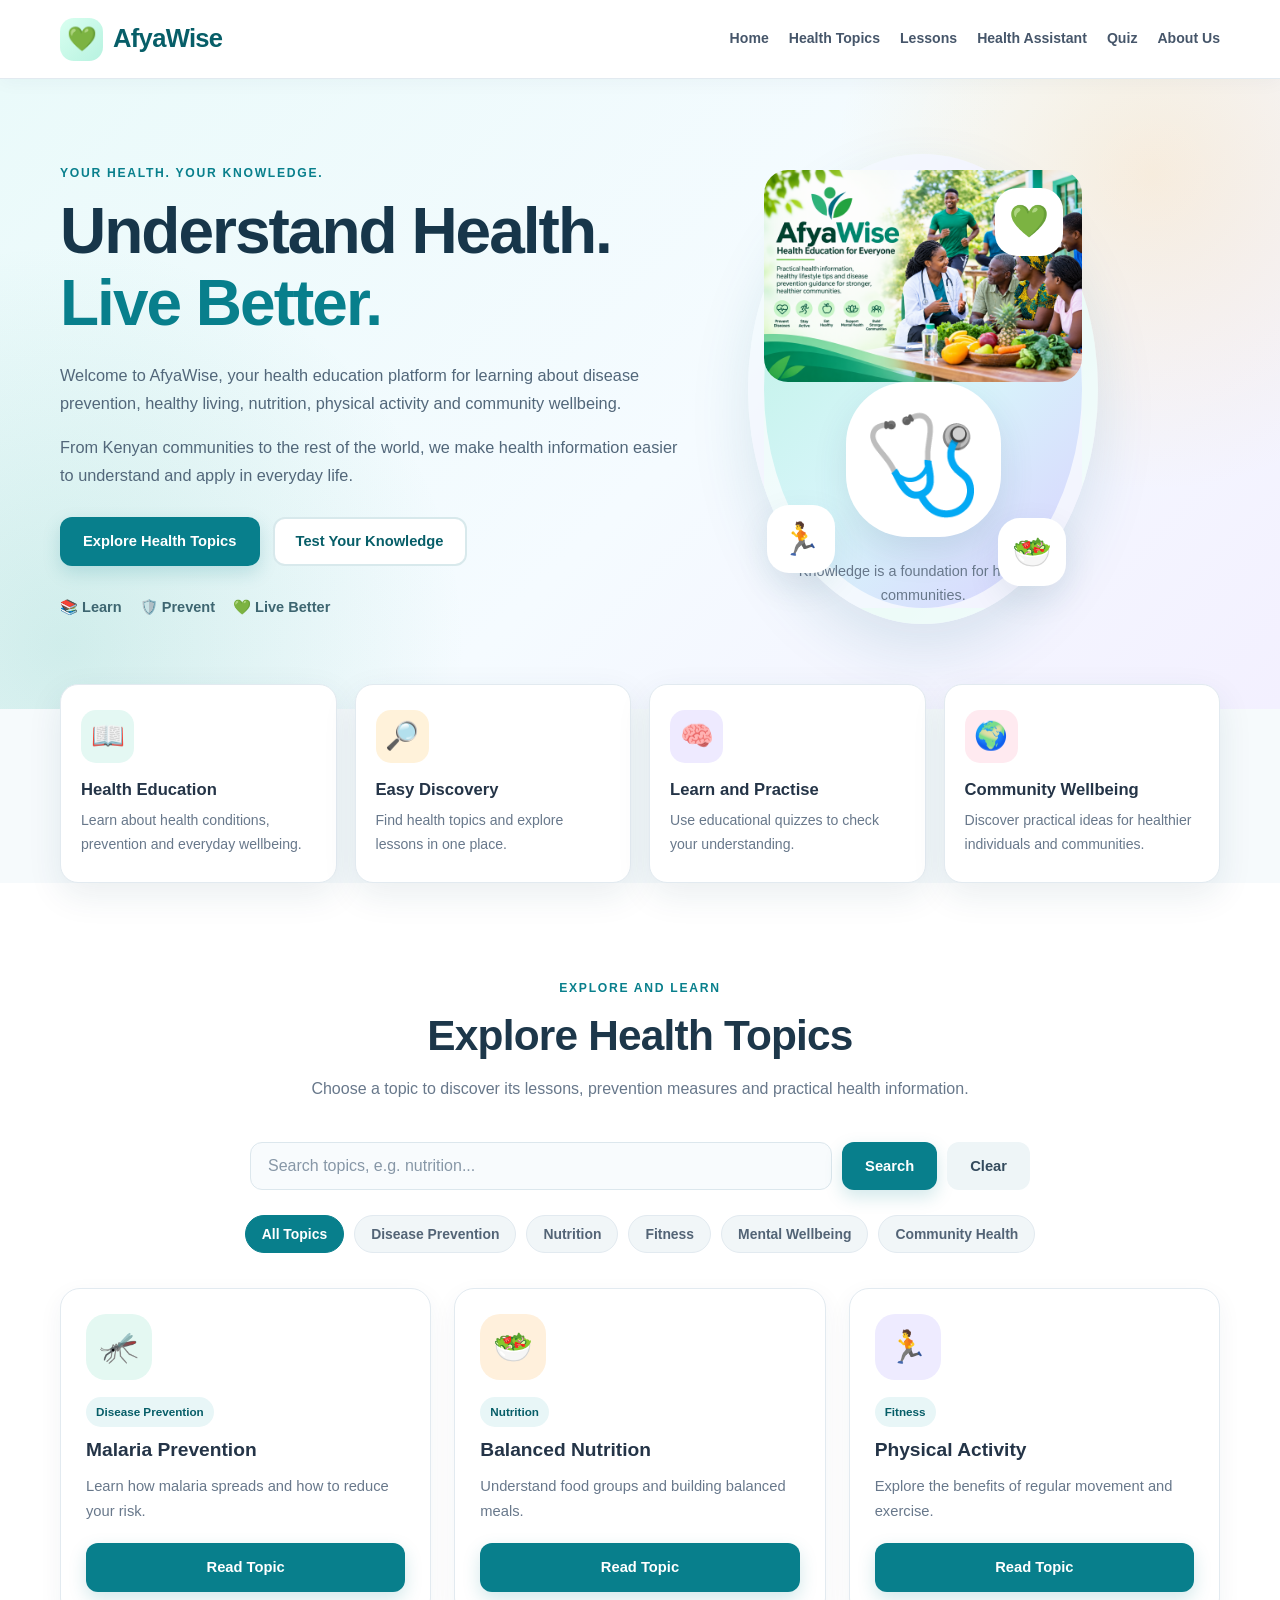
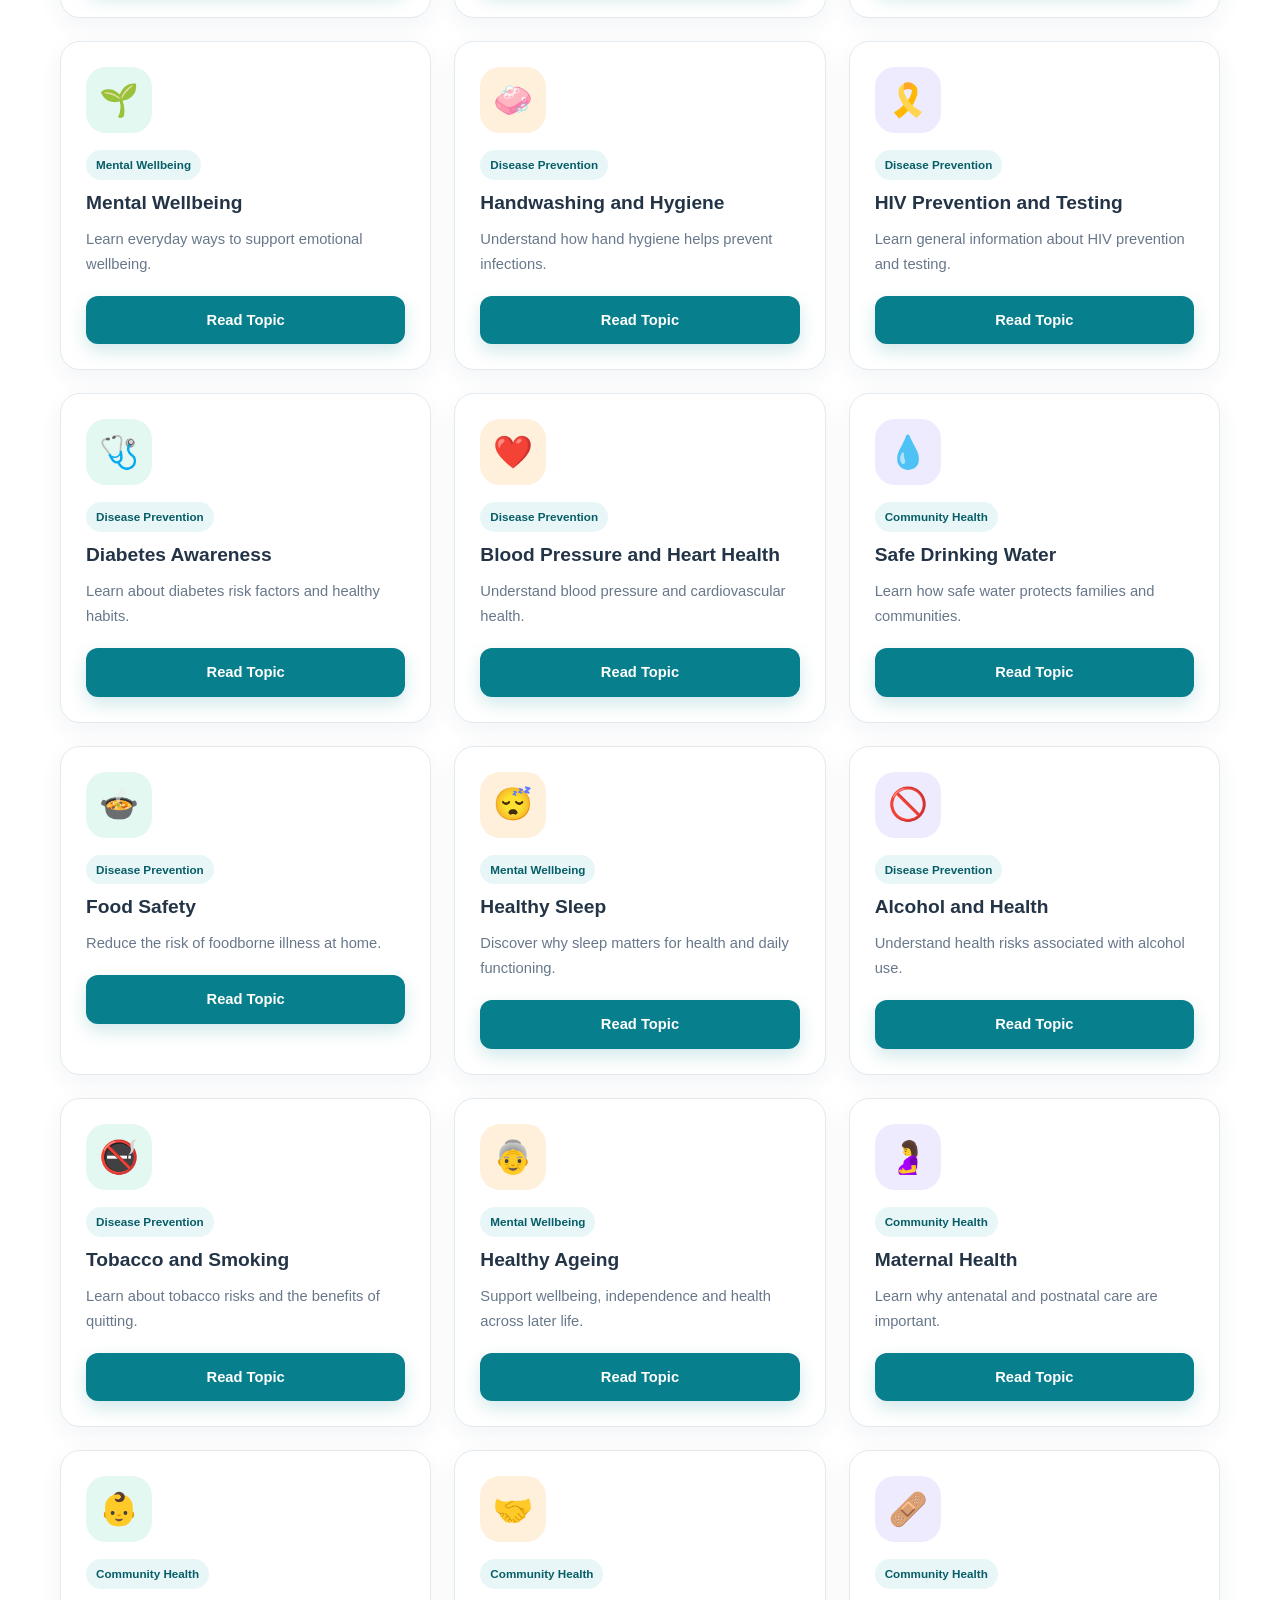
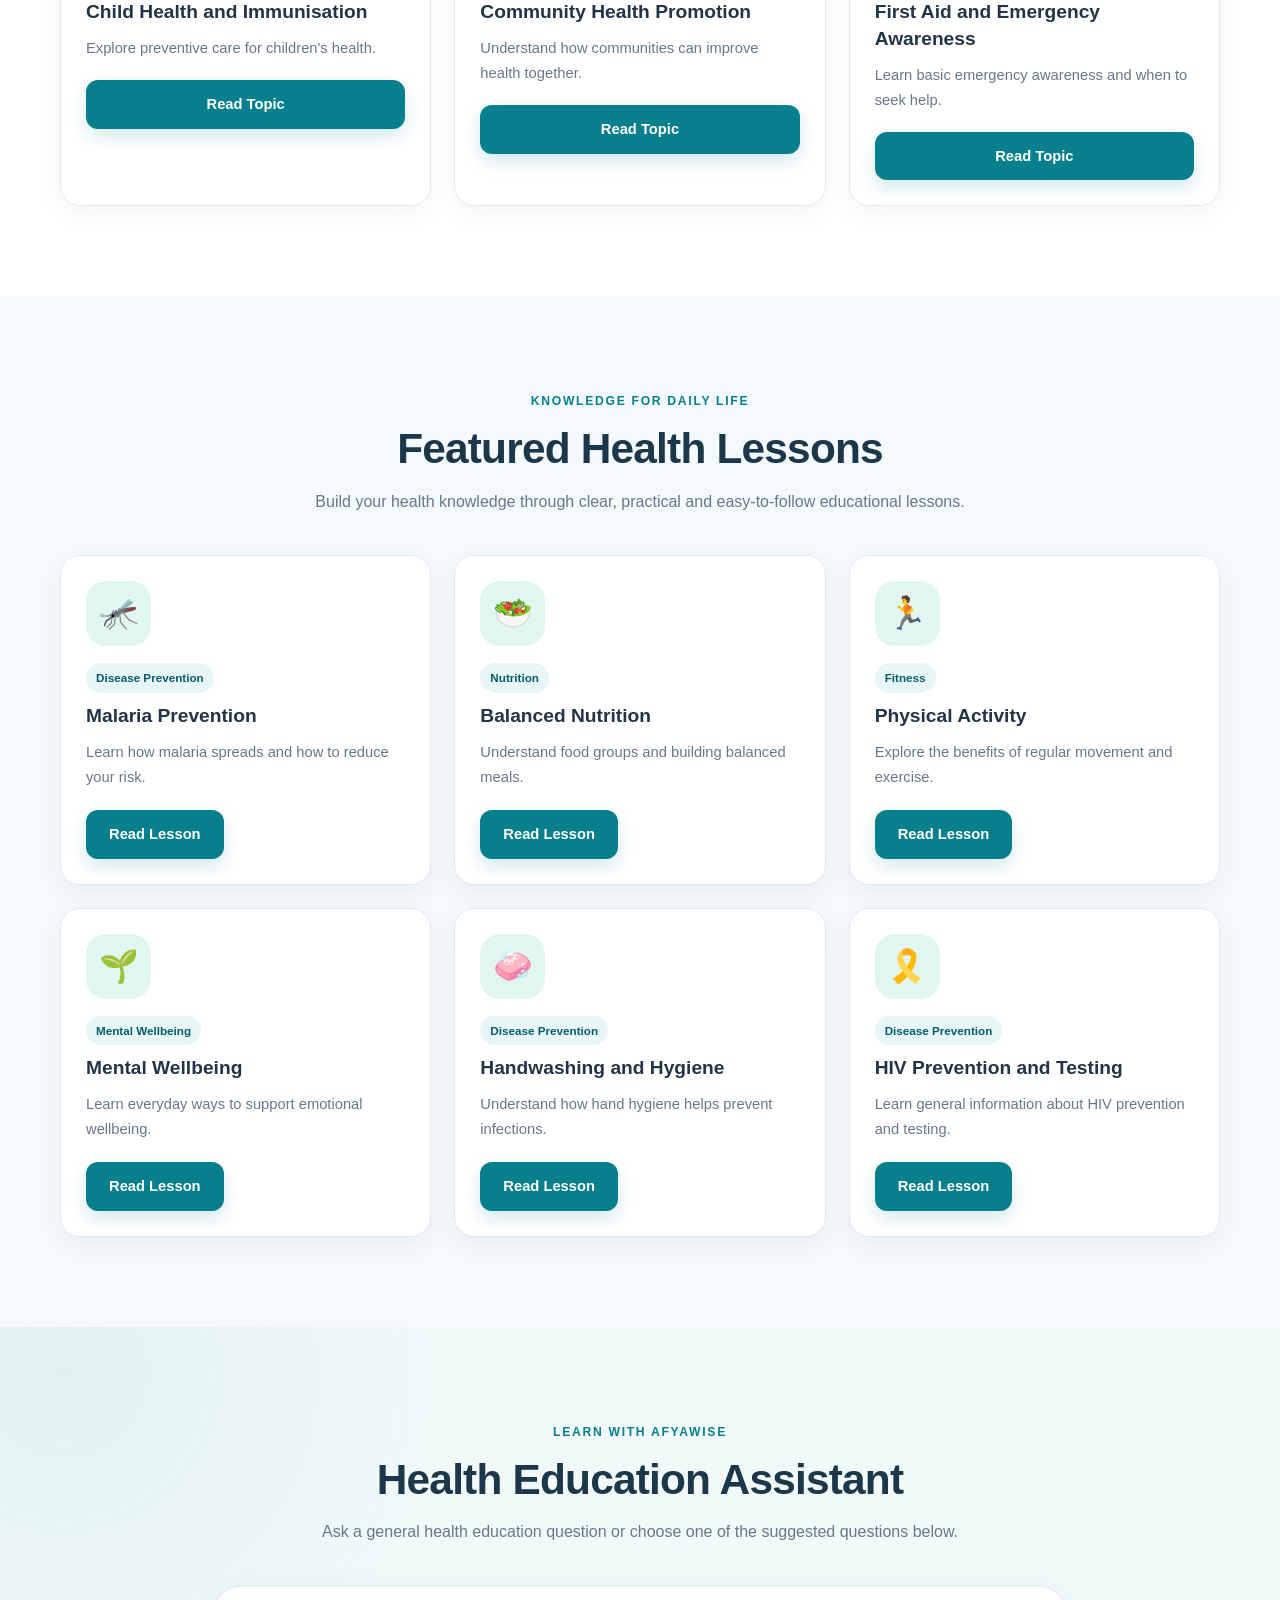
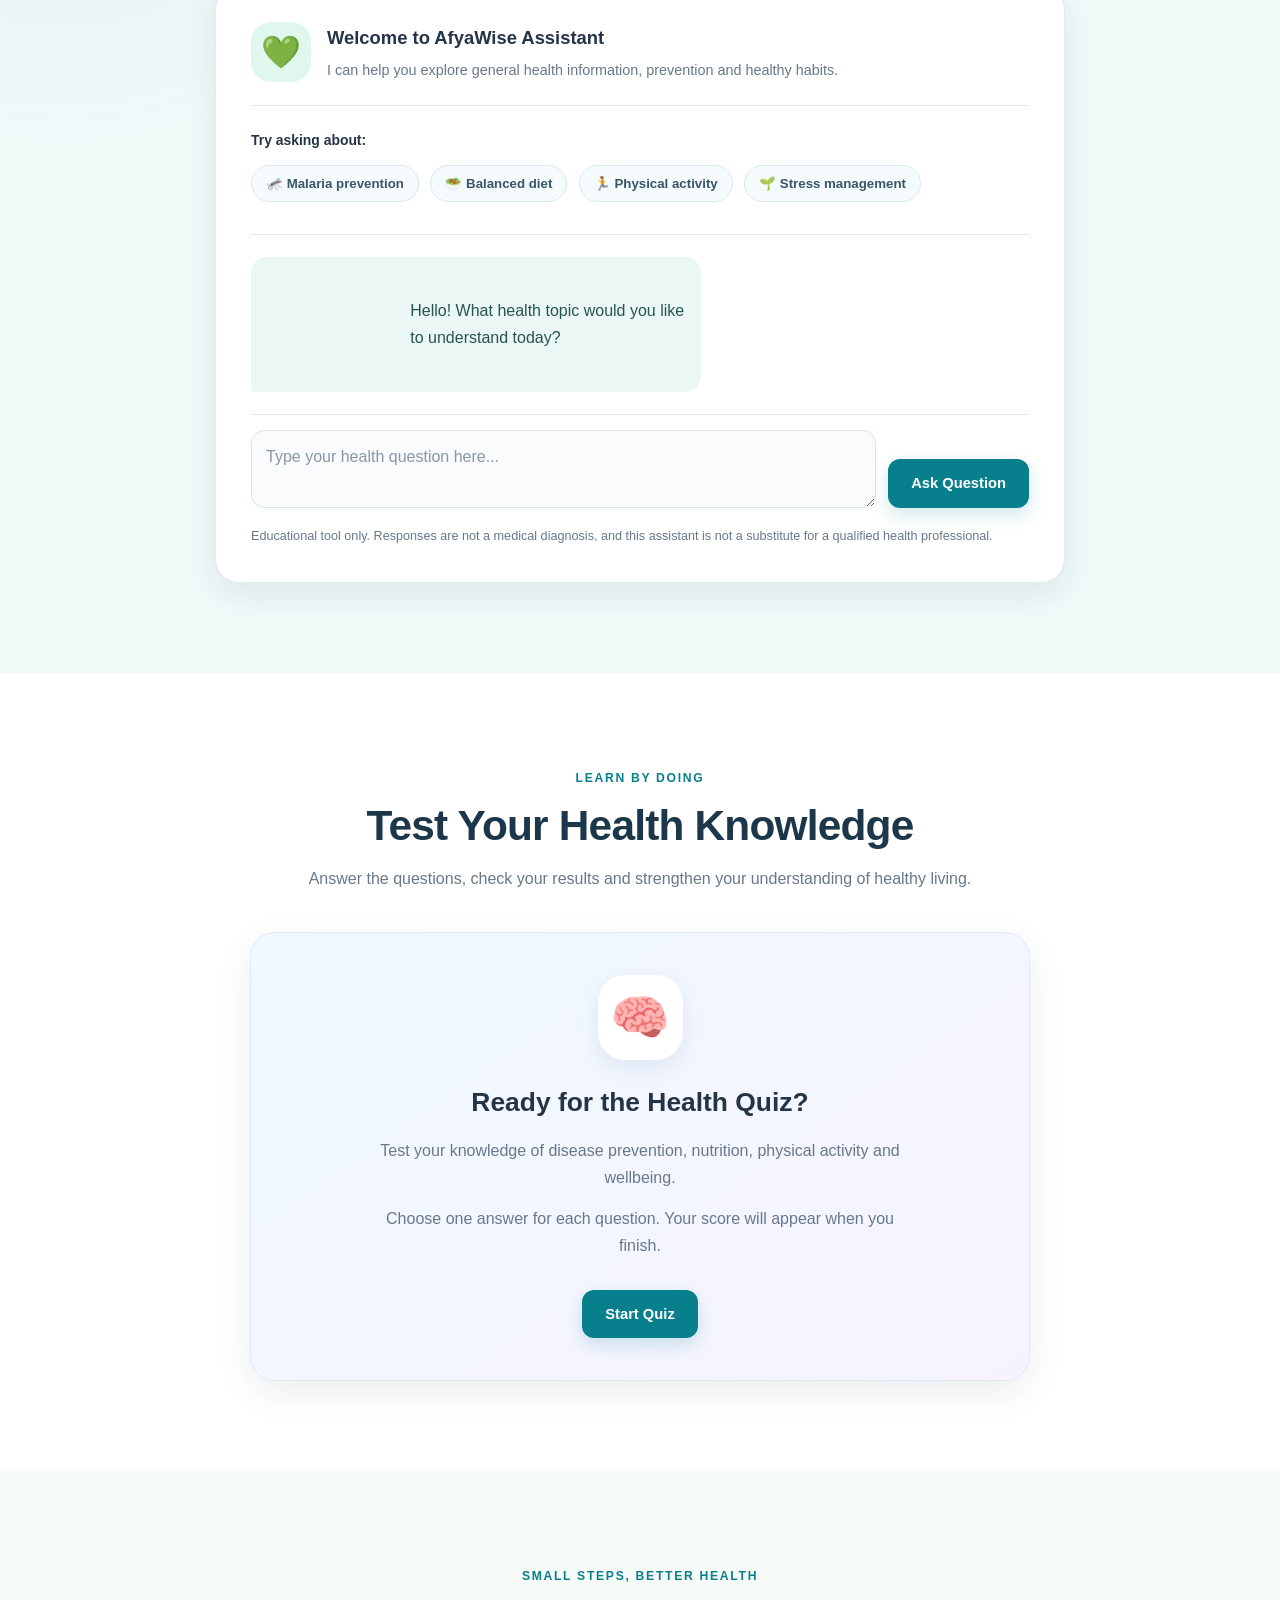
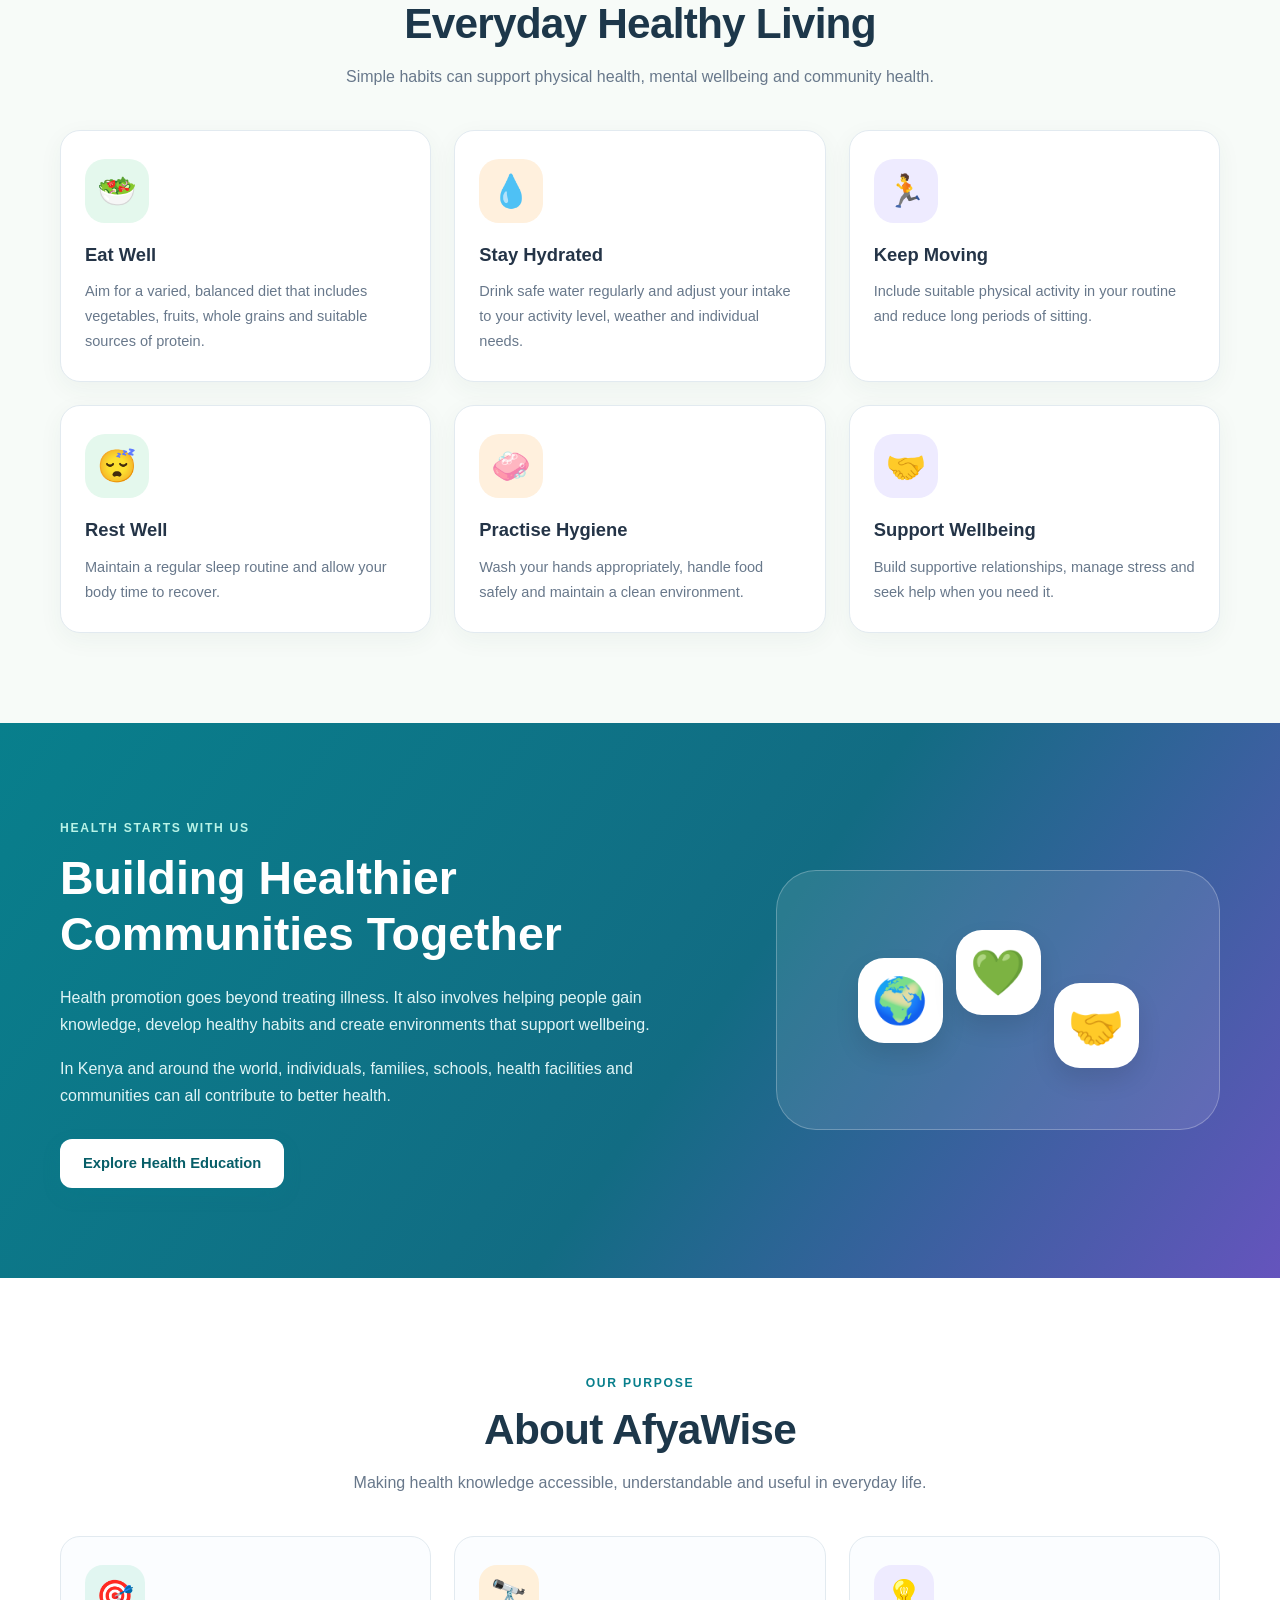
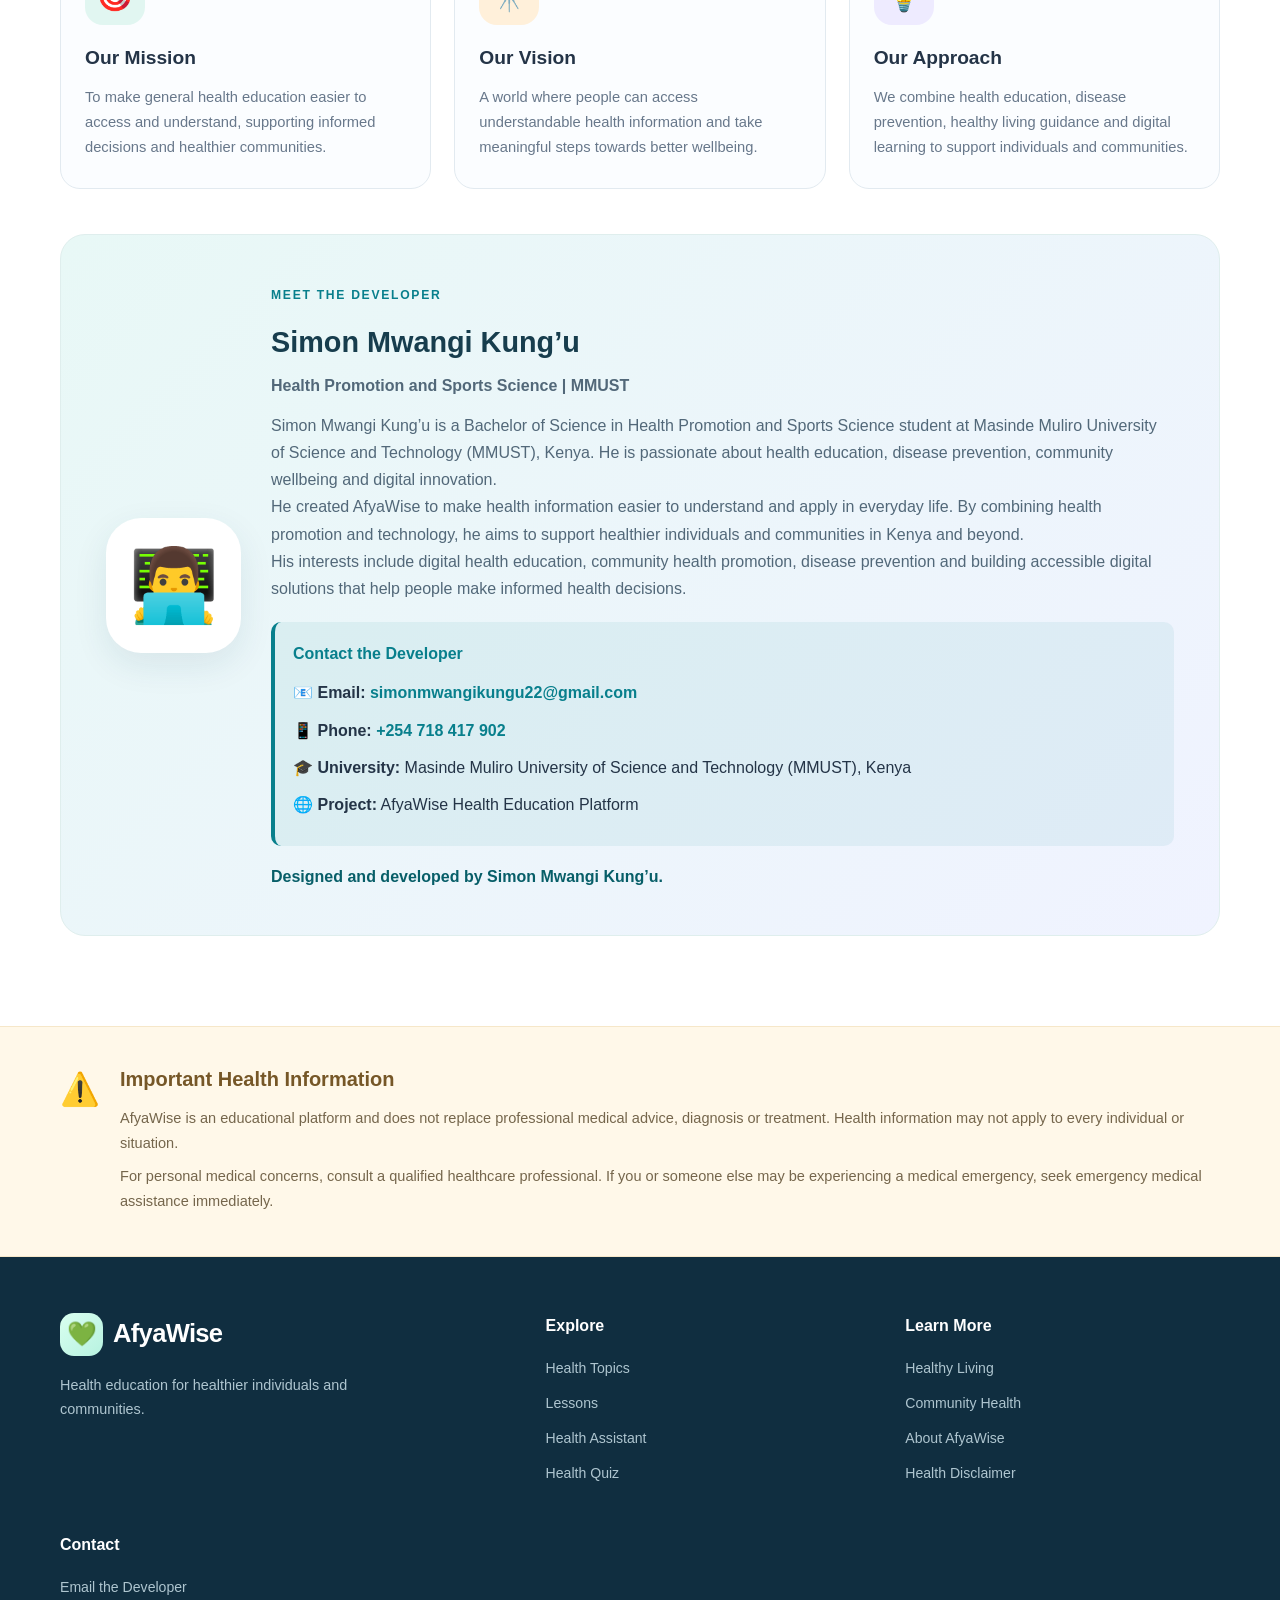
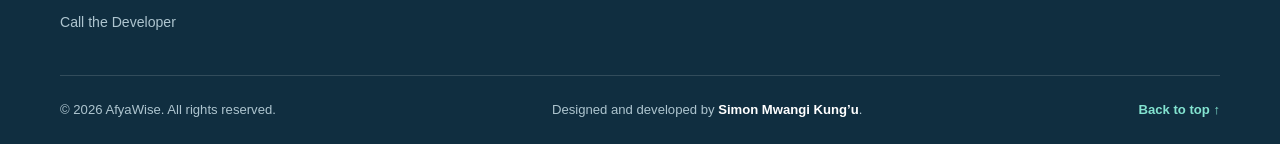
<file: index.html>
<!DOCTYPE html>
<html lang="en">
<head>
    <meta charset="UTF-8">
    <meta name="viewport" content="width=device-width, initial-scale=1.0">

    <meta name="theme-color" content="#087f8c">
    <meta name="description" content="Explore AfyaWise, a health education platform created by Simon Mwangi Kung’u, for learning about nutrition, physical activity, hygiene, mental wellbeing, disease prevention, safe water and healthy living.">
    <meta name="author" content="Simon Mwangi Kung’u">

    <title>AfyaWise | Health Education for Healthy Living</title>

    <link rel="stylesheet" href="css/style.css">
    <script src="js/app.js" defer></script>
</head>

<body>

    <!-- ACCESSIBILITY -->
    <a class="skip-link" href="#main-content">
        Skip to main content
    </a>

    <!-- HEADER -->
    <header class="site-header">
        <div class="container header-content">

            <a href="#home" class="brand" aria-label="AfyaWise home">
                <span class="brand-icon" aria-hidden="true">💚</span>
                <span class="brand-name">AfyaWise</span>
            </a>

            <button
                class="menu-toggle"
                id="menu-toggle"
                type="button"
                aria-label="Open navigation menu"
                aria-expanded="false"
                aria-controls="main-navigation">
                ☰
            </button>

            <nav class="main-navigation"
                 id="main-navigation"
                 aria-label="Main navigation">

                <a href="#home" class="nav-link">Home</a>
                <a href="#topics" class="nav-link">Health Topics</a>
                <a href="#lessons" class="nav-link">Lessons</a>
                <a href="#assistant" class="nav-link">Health Assistant</a>
                <a href="#quiz" class="nav-link">Quiz</a>
                <a href="#about" class="nav-link">About Us</a>

            </nav>
        </div>
    </header>

    <main id="main-content">

        <!-- HERO / HOME -->
        <section class="hero-section" id="home">
            <div class="container hero-content">

                <div class="hero-text">

                    <span class="section-label">
                        YOUR HEALTH. YOUR KNOWLEDGE.
                    </span>

                    <h1>
                        Understand Health.
                        <span>Live Better.</span>
                    </h1>

                    <p>
                        Welcome to AfyaWise, your health education
                        platform for learning about disease prevention,
                        healthy living, nutrition, physical activity
                        and community wellbeing.
                    </p>

                    <p>
                        From Kenyan communities to the rest of the world,
                        we make health information easier to understand
                        and apply in everyday life.
                    </p>

                    <div class="hero-actions">
                        <a href="#topics" class="button button-primary">
                            Explore Health Topics
                        </a>

                        <a href="#quiz" class="button button-secondary">
                            Test Your Knowledge
                        </a>
                    </div>

                    <div class="hero-highlights">
                        <span>📚 Learn</span>
                        <span>🛡️ Prevent</span>
                        <span>💚 Live Better</span>
                    </div>

                </div>

                <div class="hero-circle">

                    <img
                        src="./file_0000000083048211a2b7f9f5bbacc867.png"
                        alt="AfyaWise promoting healthy nutrition, physical activity, disease prevention and community wellness"
                        style="display:block;width:100%;max-width:520px;height:auto;border-radius:24px;"
                    >

                    <span class="hero-emoji" aria-hidden="true">🩺</span>

                    <span class="hero-small-icon icon-one"
                          aria-hidden="true">💚</span>

                    <span class="hero-small-icon icon-two"
                          aria-hidden="true">🏃</span>

                    <span class="hero-small-icon icon-three"
                          aria-hidden="true">🥗</span>

                    <p class="hero-visual-caption">
                        Knowledge is a foundation for healthier communities.
                    </p>

                </div>

            </div>
        </section>

        <!-- PLATFORM FEATURES -->
        <section class="features-section" aria-label="Platform features">
            <div class="container features-grid">

                <article class="feature-card">
                    <span class="feature-icon" aria-hidden="true">📖</span>
                    <h2>Health Education</h2>
                    <p>
                        Learn about health conditions, prevention
                        and everyday wellbeing.
                    </p>
                </article>

                <article class="feature-card">
                    <span class="feature-icon" aria-hidden="true">🔎</span>
                    <h2>Easy Discovery</h2>
                    <p>
                        Find health topics and explore lessons in one place.
                    </p>
                </article>

                <article class="feature-card">
                    <span class="feature-icon" aria-hidden="true">🧠</span>
                    <h2>Learn and Practise</h2>
                    <p>
                        Use educational quizzes to check your understanding.
                    </p>
                </article>

                <article class="feature-card">
                    <span class="feature-icon" aria-hidden="true">🌍</span>
                    <h2>Community Wellbeing</h2>
                    <p>
                        Discover practical ideas for healthier
                        individuals and communities.
                    </p>
                </article>

            </div>
        </section>

        <!-- HEALTH TOPICS -->
        <section class="topics-section section-padding" id="topics">
            <div class="container">

                <div class="section-heading">
                    <span class="section-label">EXPLORE AND LEARN</span>
                    <h2>Explore Health Topics</h2>
                    <p>
                        Choose a topic to discover its lessons,
                        prevention measures and practical health information.
                    </p>
                </div>

                <form class="search-form" id="topic-search-form" role="search">

                    <label for="topic-search" class="visually-hidden">
                        Search health topics
                    </label>

                    <input
                        type="search"
                        id="topic-search"
                        name="topic-search"
                        placeholder="Search topics, e.g. nutrition..."
                        autocomplete="off">

                    <button type="submit" class="button button-primary">
                        Search
                    </button>

                    <button
                        type="button"
                        id="clear-search"
                        class="button button-light">
                        Clear
                    </button>

                </form>

                <div class="topic-filters" id="topic-filters"
                     aria-label="Filter health topics">

                    <button type="button"
                            class="filter-button active"
                            data-category="all"
                            aria-pressed="true">
                        All Topics
                    </button>

                    <button type="button"
                            class="filter-button"
                            data-category="prevention"
                            aria-pressed="false">
                        Disease Prevention
                    </button>

                    <button type="button"
                            class="filter-button"
                            data-category="nutrition"
                            aria-pressed="false">
                        Nutrition
                    </button>

                    <button type="button"
                            class="filter-button"
                            data-category="fitness"
                            aria-pressed="false">
                        Fitness
                    </button>

                    <button type="button"
                            class="filter-button"
                            data-category="wellbeing"
                            aria-pressed="false">
                        Mental Wellbeing
                    </button>

                    <button type="button"
                            class="filter-button"
                            data-category="community"
                            aria-pressed="false">
                        Community Health
                    </button>

                </div>

                <div class="topics-grid" id="topics-grid" aria-live="polite">
                    <p class="loading-message">
                        Health topics are loading...
                    </p>
                </div>

                <p class="empty-state" id="topics-empty" hidden>
                    No topics match your search. Try another keyword
                    or choose a different category.
                </p>

            </div>
        </section>

        <!-- FEATURED LESSONS -->
        <section class="lessons-section section-padding" id="lessons">
            <div class="container">

                <div class="section-heading">
                    <span class="section-label">KNOWLEDGE FOR DAILY LIFE</span>
                    <h2>Featured Health Lessons</h2>
                    <p>
                        Build your health knowledge through clear,
                        practical and easy-to-follow educational lessons.
                    </p>
                </div>

                <div class="lessons-grid" id="lessons-grid" aria-live="polite">
                    <p class="loading-message">
                        Featured lessons are loading...
                    </p>
                </div>

                <article class="lesson-reader" id="lesson-reader"
                         aria-labelledby="lesson-title" hidden>

                    <div class="lesson-reader-header">
                        <span class="section-label">HEALTH LESSON</span>

                        <button type="button"
                                class="button button-light"
                                id="close-lesson">
                            Close Lesson
                        </button>
                    </div>

                    <h3 id="lesson-title">Lesson Title</h3>
                    <p id="lesson-introduction"></p>
                    <div class="lesson-meta" id="lesson-meta"></div>
                    <div class="lesson-content" id="lesson-content"></div>

                    <div class="lesson-sources">
                        <h4>Further Reading</h4>
                        <p id="lesson-sources">
                            Consult trusted health authorities for
                            additional information.
                        </p>
                    </div>

                    <p class="lesson-disclaimer">
                        This lesson provides general health education.
                        It does not replace individual assessment,
                        diagnosis or treatment by a qualified health
                        professional.
                    </p>

                </article>

            </div>
        </section>

        <!-- HEALTH EDUCATION ASSISTANT -->
        <section class="assistant-section section-padding" id="assistant">
            <div class="container">

                <div class="section-heading">
                    <span class="section-label">LEARN WITH AFYAWISE</span>
                    <h2>Health Education Assistant</h2>
                    <p>
                        Ask a general health education question or choose
                        one of the suggested questions below.
                    </p>
                </div>

                <div class="assistant-panel">

                    <div class="assistant-welcome">
                        <span class="assistant-avatar"
                              aria-hidden="true">💚</span>

                        <div>
                            <h3>Welcome to AfyaWise Assistant</h3>
                            <p>
                                I can help you explore general health
                                information, prevention and healthy habits.
                            </p>
                        </div>
                    </div>

                    <div class="suggested-questions">
                        <p>Try asking about:</p>

                        <button type="button"
                                class="suggestion-button"
                                data-question="How can I prevent malaria?">
                            🦟 Malaria prevention
                        </button>

                        <button type="button"
                                class="suggestion-button"
                                data-question="What is a balanced diet?">
                            🥗 Balanced diet
                        </button>

                        <button type="button"
                                class="suggestion-button"
                                data-question="Why is physical activity important?">
                            🏃 Physical activity
                        </button>

                        <button type="button"
                                class="suggestion-button"
                                data-question="How can I manage everyday stress?">
                            🌱 Stress management
                        </button>
                    </div>

                    <div class="chat-messages"
                         id="chat-messages"
                         role="log"
                         aria-live="polite"
                         aria-relevant="additions">

                        <div class="chat-message assistant-message">
                            <p>
                                Hello! What health topic would you like
                                to understand today?
                            </p>
                        </div>

                    </div>

                    <form class="chat-form" id="chat-form">

                        <label for="chat-input" class="visually-hidden">
                            Type your health education question
                        </label>

                        <textarea
                            id="chat-input"
                            name="question"
                            rows="2"
                            maxlength="500"
                            placeholder="Type your health question here..."
                            required></textarea>

                        <button type="submit"
                                class="button button-primary"
                                id="chat-submit">
                            Ask Question
                        </button>

                    </form>

                    <p class="assistant-note">
                        Educational tool only. Responses are not a medical
                        diagnosis, and this assistant is not a substitute
                        for a qualified health professional.
                    </p>

                </div>
            </div>
        </section>

        <!-- HEALTH QUIZ -->
        <section class="quiz-section section-padding" id="quiz">
            <div class="container">

                <div class="section-heading">
                    <span class="section-label">LEARN BY DOING</span>
                    <h2>Test Your Health Knowledge</h2>
                    <p>
                        Answer the questions, check your results and
                        strengthen your understanding of healthy living.
                    </p>
                </div>

                <div class="quiz-panel" id="quiz-panel">

                    <div class="quiz-intro" id="quiz-intro">
                        <span class="quiz-icon" aria-hidden="true">🧠</span>

                        <h3>Ready for the Health Quiz?</h3>

                        <p>
                            Test your knowledge of disease prevention,
                            nutrition, physical activity and wellbeing.
                        </p>

                        <p>
                            Choose one answer for each question.
                            Your score will appear when you finish.
                        </p>

                        <button type="button"
                                class="button button-primary"
                                id="start-quiz">
                            Start Quiz
                        </button>
                    </div>

                    <div class="quiz-content" id="quiz-content" hidden>

                        <div class="quiz-progress-header">
                            <p id="quiz-question-count">Question 1</p>
                            <p id="quiz-score-live">Score: 0</p>
                        </div>

                        <div class="progress-track"
                             role="progressbar"
                             id="quiz-progress"
                             aria-label="Quiz progress"
                             aria-valuemin="0"
                             aria-valuemax="100"
                             aria-valuenow="0">

                            <div class="progress-fill"
                                 id="quiz-progress-fill"></div>
                        </div>

                        <h3 id="quiz-question">
                            The question will appear here.
                        </h3>

                        <form id="quiz-answer-form">

                            <fieldset class="quiz-options">
                                <legend class="visually-hidden">
                                    Choose your answer
                                </legend>
                                <div id="quiz-options"></div>
                            </fieldset>

                            <p class="quiz-feedback"
                               id="quiz-feedback"
                               aria-live="polite"></p>

                            <button type="submit"
                                    class="button button-primary"
                                    id="submit-answer">
                                Submit Answer
                            </button>

                            <button type="button"
                                    class="button button-secondary"
                                    id="next-question"
                                    hidden>
                                Next Question
                            </button>

                        </form>
                    </div>

                    <div class="quiz-results" id="quiz-results"
                         aria-live="polite" hidden>

                        <span class="results-icon" aria-hidden="true">🎉</span>
                        <h3>Quiz Completed!</h3>
                        <p id="quiz-final-score"></p>
                        <p id="quiz-result-message"></p>

                        <button type="button"
                                class="button button-primary"
                                id="restart-quiz">
                            Try Again
                        </button>
                    </div>

                </div>
            </div>
        </section>

        <!-- EVERYDAY HEALTHY LIVING -->
        <section class="habits-section section-padding" id="healthy-living">
            <div class="container">

                <div class="section-heading">
                    <span class="section-label">SMALL STEPS, BETTER HEALTH</span>
                    <h2>Everyday Healthy Living</h2>
                    <p>
                        Simple habits can support physical health,
                        mental wellbeing and community health.
                    </p>
                </div>

                <div class="habits-grid">

                    <article class="habit-card">
                        <span class="habit-icon" aria-hidden="true">🥗</span>
                        <h3>Eat Well</h3>
                        <p>
                            Aim for a varied, balanced diet that includes
                            vegetables, fruits, whole grains and suitable
                            sources of protein.
                        </p>
                    </article>

                    <article class="habit-card">
                        <span class="habit-icon" aria-hidden="true">💧</span>
                        <h3>Stay Hydrated</h3>
                        <p>
                            Drink safe water regularly and adjust your
                            intake to your activity level, weather
                            and individual needs.
                        </p>
                    </article>

                    <article class="habit-card">
                        <span class="habit-icon" aria-hidden="true">🏃</span>
                        <h3>Keep Moving</h3>
                        <p>
                            Include suitable physical activity in your
                            routine and reduce long periods of sitting.
                        </p>
                    </article>

                    <article class="habit-card">
                        <span class="habit-icon" aria-hidden="true">😴</span>
                        <h3>Rest Well</h3>
                        <p>
                            Maintain a regular sleep routine and allow
                            your body time to recover.
                        </p>
                    </article>

                    <article class="habit-card">
                        <span class="habit-icon" aria-hidden="true">🧼</span>
                        <h3>Practise Hygiene</h3>
                        <p>
                            Wash your hands appropriately, handle food
                            safely and maintain a clean environment.
                        </p>
                    </article>

                    <article class="habit-card">
                        <span class="habit-icon" aria-hidden="true">🤝</span>
                        <h3>Support Wellbeing</h3>
                        <p>
                            Build supportive relationships, manage stress
                            and seek help when you need it.
                        </p>
                    </article>

                </div>
            </div>
        </section>

        <!-- COMMUNITY HEALTH -->
        <section class="community-section section-padding"
                 id="community-health">

            <div class="container community-content">

                <div class="community-text">
                    <span class="section-label">HEALTH STARTS WITH US</span>
                    <h2>Building Healthier Communities Together</h2>

                    <p>
                        Health promotion goes beyond treating illness.
                        It also involves helping people gain knowledge,
                        develop healthy habits and create environments
                        that support wellbeing.
                    </p>

                    <p>
                        In Kenya and around the world, individuals,
                        families, schools, health facilities and
                        communities can all contribute to better health.
                    </p>

                    <a href="#lessons" class="button button-primary">
                        Explore Health Education
                    </a>
                </div>

                <div class="community-visual"
                     aria-label="People working together for community health">

                    <span aria-hidden="true">🌍</span>
                    <span aria-hidden="true">💚</span>
                    <span aria-hidden="true">🤝</span>

                </div>

            </div>
        </section>

        <!-- ABOUT AFYAWISE -->
        <section class="about-section section-padding" id="about">
            <div class="container">

                <div class="section-heading">
                    <span class="section-label">OUR PURPOSE</span>
                    <h2>About AfyaWise</h2>
                    <p>
                        Making health knowledge accessible, understandable
                        and useful in everyday life.
                    </p>
                </div>

                <div class="about-grid">

                    <article class="about-card">
                        <span class="about-icon" aria-hidden="true">🎯</span>
                        <h3>Our Mission</h3>
                        <p>
                            To make general health education easier to
                            access and understand, supporting informed
                            decisions and healthier communities.
                        </p>
                    </article>

                    <article class="about-card">
                        <span class="about-icon" aria-hidden="true">🔭</span>
                        <h3>Our Vision</h3>
                        <p>
                            A world where people can access understandable
                            health information and take meaningful steps
                            towards better wellbeing.
                        </p>
                    </article>

                    <article class="about-card">
                        <span class="about-icon" aria-hidden="true">💡</span>
                        <h3>Our Approach</h3>
                        <p>
                            We combine health education, disease prevention,
                            healthy living guidance and digital learning
                            to support individuals and communities.
                        </p>
                    </article>

                </div>

                <!-- DEVELOPER PROFILE AND CONTACT -->
                <div class="developer-profile">

                    <div class="developer-avatar" aria-hidden="true">
                        👨‍💻
                    </div>

                    <div class="developer-details">

                        <span class="section-label">
                            MEET THE DEVELOPER
                        </span>

                        <h3>Simon Mwangi Kung’u</h3>

                        <p class="developer-role">
                            Health Promotion and Sports Science | MMUST
                        </p>

                        <p>
                            Simon Mwangi Kung’u is a Bachelor of Science
                            in Health Promotion and Sports Science student
                            at Masinde Muliro University of Science and
                            Technology (MMUST), Kenya. He is passionate
                            about health education, disease prevention,
                            community wellbeing and digital innovation.
                        </p>

                        <p>
                            He created AfyaWise to make health information
                            easier to understand and apply in everyday
                            life. By combining health promotion and
                            technology, he aims to support healthier
                            individuals and communities in Kenya and beyond.
                        </p>

                        <p>
                            His interests include digital health education,
                            community health promotion, disease prevention
                            and building accessible digital solutions
                            that help people make informed health decisions.
                        </p>

                        <div class="developer-contact">

                            <h4>Contact the Developer</h4>

                            <p>
                                📧 <strong>Email:</strong>
                                <a href="mailto:simonmwangikungu22@gmail.com">
                                    simonmwangikungu22@gmail.com
                                </a>
                            </p>

                            <p>
                                📱 <strong>Phone:</strong>
                                <a href="tel:+254718417902">
                                    +254 718 417 902
                                </a>
                            </p>

                            <p>
                                🎓 <strong>University:</strong>
                                Masinde Muliro University of Science
                                and Technology (MMUST), Kenya
                            </p>

                            <p>
                                🌐 <strong>Project:</strong>
                                AfyaWise Health Education Platform
                            </p>

                        </div>

                        <p class="developer-credit">
                            Designed and developed by Simon Mwangi Kung’u.
                        </p>

                    </div>
                </div>

            </div>
        </section>

        <!-- HEALTH DISCLAIMER -->
        <section class="disclaimer-section" id="health-disclaimer">
            <div class="container disclaimer-content">

                <span class="disclaimer-icon" aria-hidden="true">⚠️</span>

                <div>
                    <h2>Important Health Information</h2>

                    <p>
                        AfyaWise is an educational platform and does not
                        replace professional medical advice, diagnosis
                        or treatment. Health information may not apply
                        to every individual or situation.
                    </p>

                    <p>
                        For personal medical concerns, consult a qualified
                        healthcare professional. If you or someone else
                        may be experiencing a medical emergency, seek
                        emergency medical assistance immediately.
                    </p>
                </div>

            </div>
        </section>

    </main>

    <!-- FOOTER -->
    <footer class="site-footer">
        <div class="container">

            <div class="footer-main">

                <div class="footer-brand">
                    <a href="#home" class="brand">
                        <span class="brand-icon" aria-hidden="true">💚</span>
                        <span class="brand-name">AfyaWise</span>
                    </a>

                    <p>
                        Health education for healthier individuals
                        and communities.
                    </p>
                </div>

                <div class="footer-links">
                    <h2>Explore</h2>
                    <a href="#topics">Health Topics</a>
                    <a href="#lessons">Lessons</a>
                    <a href="#assistant">Health Assistant</a>
                    <a href="#quiz">Health Quiz</a>
                </div>

                <div class="footer-links">
                    <h2>Learn More</h2>
                    <a href="#healthy-living">Healthy Living</a>
                    <a href="#community-health">Community Health</a>
                    <a href="#about">About AfyaWise</a>
                    <a href="#health-disclaimer">Health Disclaimer</a>
                </div>

                <div class="footer-links">
                    <h2>Contact</h2>
                    <a href="mailto:simonmwangikungu22@gmail.com">
                        Email the Developer
                    </a>
                    <a href="tel:+254718419702">
                        Call the Developer
                    </a>
                </div>

            </div>

            <div class="footer-bottom">

                <p>
                    &copy; <span id="current-year">2026</span>
                    AfyaWise. All rights reserved.
                </p>

                <p>
                    Designed and developed by
                    <strong>Simon Mwangi Kung’u</strong>.
                </p>

                <a href="#home" class="back-to-top">
                    Back to top ↑
                </a>

            </div>

        </div>
    </footer>

</body>
</html>
</file>
<file: css/style.css>
/* ==================================================
   AFYAWISE — COMPLETE WEBSITE DESIGN
   Designed and developed by Simon Mwangi
   ================================================== */

:root {
    --primary: #087f8c;
    --primary-dark: #075e68;
    --secondary: #16a085;
    --accent: #ffb547;
    --purple: #7563d9;
    --pink: #f16b91;
    --blue: #4788ed;
    --green: #28a879;
    --text: #243447;
    --muted: #68788b;
    --background: #f6fafc;
    --white: #ffffff;
    --border: #e2eaf0;
    --shadow: 0 12px 35px rgba(24, 65, 85, 0.09);
    --radius: 20px;
}

* {
    box-sizing: border-box;
    margin: 0;
    padding: 0;
}

html {
    scroll-behavior: smooth;
    scroll-padding-top: 90px;
}

body {
    font-family: Arial, Helvetica, sans-serif;
    background: var(--background);
    color: var(--text);
    line-height: 1.7;
    font-size: 16px;
}

body,
input,
button,
textarea {
    font-family: Arial, Helvetica, sans-serif;
}

button,
input,
textarea {
    font-size: inherit;
}

button,
a {
    -webkit-tap-highlight-color: transparent;
}

button {
    cursor: pointer;
}

a {
    color: inherit;
    text-decoration: none;
}

img {
    display: block;
    max-width: 100%;
}

section {
    scroll-margin-top: 85px;
}

[hidden] {
    display: none !important;
}

.container {
    width: min(1160px, 92%);
    margin-inline: auto;
}

.section-padding {
    padding: 90px 0;
}

.section-label {
    display: inline-block;
    color: var(--primary);
    font-size: 0.76rem;
    font-weight: 800;
    letter-spacing: 1.7px;
    margin-bottom: 12px;
}

.visually-hidden {
    position: absolute;
    width: 1px;
    height: 1px;
    padding: 0;
    margin: -1px;
    overflow: hidden;
    clip: rect(0, 0, 0, 0);
    white-space: nowrap;
    border: 0;
}

.skip-link {
    position: absolute;
    top: -100px;
    left: 12px;
    z-index: 2000;
    padding: 12px 18px;
    background: var(--primary-dark);
    color: white;
    border-radius: 8px;
}

.skip-link:focus {
    top: 12px;
}

/* ================= HEADER ================= */

.site-header {
    position: sticky;
    top: 0;
    z-index: 1000;
    background: rgba(255, 255, 255, 0.97);
    border-bottom: 1px solid var(--border);
    box-shadow: 0 3px 18px rgba(20, 60, 80, 0.04);
}

.header-content {
    min-height: 78px;
    display: flex;
    align-items: center;
    justify-content: space-between;
    gap: 24px;
}

.brand {
    display: inline-flex;
    align-items: center;
    gap: 10px;
    flex-shrink: 0;
}

.brand-icon {
    width: 43px;
    height: 43px;
    display: grid;
    place-items: center;
    background: linear-gradient(135deg, #d9fff0, #b7f2e0);
    border-radius: 14px;
    font-size: 1.5rem;
}

.brand-name {
    font-size: 1.6rem;
    font-weight: 900;
    color: var(--primary-dark);
    letter-spacing: -0.7px;
}

.main-navigation {
    display: flex;
    align-items: center;
    justify-content: flex-end;
    gap: 20px;
}

.nav-link {
    font-size: 0.88rem;
    font-weight: 700;
    color: #46566a;
    transition: color 0.2s ease;
}

.nav-link:hover,
.nav-link:focus-visible {
    color: var(--primary);
}

.menu-toggle {
    display: none;
    border: 0;
    background: #e7f7f7;
    color: var(--primary-dark);
    border-radius: 10px;
    width: 45px;
    height: 45px;
    font-size: 1.5rem;
}

/* ================= BUTTONS ================= */

.button {
    display: inline-flex;
    align-items: center;
    justify-content: center;
    gap: 8px;
    padding: 12px 21px;
    border: 2px solid transparent;
    border-radius: 12px;
    font-weight: 800;
    font-size: 0.92rem;
    text-align: center;
    line-height: 1.4;
    transition:
        transform 0.2s ease,
        background 0.2s ease,
        box-shadow 0.2s ease;
}

.button:hover {
    transform: translateY(-2px);
}

.button:focus-visible,
button:focus-visible,
a:focus-visible,
input:focus-visible,
textarea:focus-visible {
    outline: 3px solid #ffbd59;
    outline-offset: 3px;
}

.button-primary {
    background: var(--primary);
    color: var(--white);
    box-shadow: 0 7px 18px rgba(8, 127, 140, 0.18);
}

.button-primary:hover {
    background: var(--primary-dark);
}

.button-secondary {
    background: white;
    border-color: #d8e9ec;
    color: var(--primary-dark);
}

.button-secondary:hover {
    background: #e9f8f8;
}

.button-light {
    background: #eef5f7;
    color: #344b5d;
}

.button-light:hover {
    background: #dcebee;
}

/* ================= HERO ================= */

.hero-section {
    position: relative;
    overflow: hidden;
    padding: 75px 0 85px;
    background:
        radial-gradient(circle at 90% 15%, rgba(255, 181, 71, 0.18), transparent 25%),
        radial-gradient(circle at 5% 90%, rgba(22, 160, 133, 0.15), transparent 30%),
        linear-gradient(135deg, #eafafa 0%, #f5fbff 55%, #f3f0ff 100%);
}

.hero-content {
    display: grid;
    grid-template-columns: 1.15fr 0.85fr;
    align-items: center;
    gap: 50px;
}

.hero-text {
    max-width: 650px;
}

.hero-text h1 {
    font-size: clamp(2.5rem, 5vw, 4.3rem);
    line-height: 1.12;
    letter-spacing: -2px;
    margin-bottom: 23px;
    color: #17364a;
}

.hero-text h1 span {
    display: block;
    color: var(--primary);
}

.hero-text > p {
    max-width: 620px;
    color: #52677a;
    margin-bottom: 16px;
    font-size: 1.02rem;
}

.hero-actions {
    display: flex;
    flex-wrap: wrap;
    gap: 13px;
    margin-top: 28px;
}

.hero-highlights {
    display: flex;
    flex-wrap: wrap;
    gap: 18px;
    margin-top: 29px;
    color: #3e6671;
    font-weight: 700;
    font-size: 0.91rem;
}

.hero-visual {
    display: flex;
    flex-direction: column;
    align-items: center;
    justify-content: center;
}

.hero-circle {
    position: relative;
    width: min(350px, 78vw);
    aspect-ratio: 1;
    display: grid;
    place-items: center;
    border: 16px solid rgba(255, 255, 255, 0.7);
    border-radius: 50%;
    background: linear-gradient(135deg, #baf2e1, #d7f5fa 55%, #d9d0ff);
    box-shadow: 0 25px 60px rgba(24, 102, 123, 0.13);
}

.hero-emoji {
    display: grid;
    place-items: center;
    width: 155px;
    height: 155px;
    background: white;
    border-radius: 40%;
    font-size: 6rem;
    box-shadow: 0 15px 35px rgba(32, 75, 95, 0.12);
}

.hero-small-icon {
    position: absolute;
    display: grid;
    place-items: center;
    width: 68px;
    height: 68px;
    background: white;
    border-radius: 22px;
    box-shadow: var(--shadow);
    font-size: 2rem;
}

.icon-one {
    top: 4%;
    right: 6%;
}

.icon-two {
    bottom: 8%;
    left: 1%;
}

.icon-three {
    bottom: 5%;
    right: 5%;
}

.hero-visual-caption {
    max-width: 320px;
    text-align: center;
    color: var(--muted);
    margin-top: 22px;
    font-size: 0.9rem;
}

/* ================= FEATURES ================= */

.features-section {
    position: relative;
    z-index: 2;
    margin-top: -25px;
}

.features-grid {
    display: grid;
    grid-template-columns: repeat(4, 1fr);
    gap: 18px;
}

.feature-card {
    padding: 25px 20px;
    background: white;
    border: 1px solid var(--border);
    border-radius: 18px;
    box-shadow: var(--shadow);
    transition: transform 0.25s ease;
}

.feature-card:hover {
    transform: translateY(-5px);
}

.feature-icon {
    display: grid;
    place-items: center;
    width: 53px;
    height: 53px;
    margin-bottom: 15px;
    background: #e4f8f3;
    border-radius: 15px;
    font-size: 1.7rem;
}

.feature-card:nth-child(2) .feature-icon {
    background: #fff2da;
}

.feature-card:nth-child(3) .feature-icon {
    background: #eeeaff;
}

.feature-card:nth-child(4) .feature-icon {
    background: #ffeaf0;
}

.feature-card h2 {
    margin-bottom: 8px;
    font-size: 1.04rem;
    line-height: 1.4;
}

.feature-card p {
    color: var(--muted);
    font-size: 0.88rem;
}

/* ================= SECTION HEADINGS ================= */

.section-heading {
    max-width: 700px;
    margin: 0 auto 40px;
    text-align: center;
}

.section-heading h2 {
    margin-bottom: 13px;
    font-size: clamp(1.9rem, 4vw, 2.65rem);
    line-height: 1.2;
    letter-spacing: -0.8px;
    color: #1d374a;
}

.section-heading > p {
    color: var(--muted);
    font-size: 1rem;
}

/* ================= HEALTH TOPICS ================= */

.topics-section {
    background: white;
}

.search-form {
    display: flex;
    align-items: stretch;
    gap: 10px;
    max-width: 780px;
    margin: 0 auto 25px;
}

.search-form input {
    flex: 1;
    min-width: 0;
    padding: 14px 17px;
    background: #f8fbfd;
    border: 1px solid #dce7ed;
    border-radius: 12px;
    color: var(--text);
}

.search-form input::placeholder,
.chat-form textarea::placeholder {
    color: #8797a7;
}

.topic-filters {
    display: flex;
    flex-wrap: wrap;
    justify-content: center;
    gap: 10px;
    margin-bottom: 35px;
}

.filter-button {
    padding: 10px 16px;
    background: #f1f6f8;
    color: #536476;
    border: 1px solid #e2eaf0;
    border-radius: 50px;
    font-size: 0.87rem;
    font-weight: 700;
    transition: all 0.2s ease;
}

.filter-button:hover,
.filter-button.active {
    background: var(--primary);
    border-color: var(--primary);
    color: white;
}

.topics-grid,
.lessons-grid,
.habits-grid,
.about-grid {
    display: grid;
    grid-template-columns: repeat(3, minmax(0, 1fr));
    gap: 23px;
}

.topic-card,
.lesson-card {
    overflow: hidden;
    background: white;
    border: 1px solid var(--border);
    border-radius: var(--radius);
    box-shadow: 0 8px 25px rgba(25, 62, 82, 0.055);
    transition:
        transform 0.25s ease,
        box-shadow 0.25s ease;
}

.topic-card:hover,
.lesson-card:hover {
    transform: translateY(-5px);
    box-shadow: var(--shadow);
}

.topic-card {
    padding: 25px;
}

.topic-card-icon {
    display: grid;
    place-items: center;
    width: 66px;
    height: 66px;
    margin-bottom: 17px;
    border-radius: 20px;
    background: #e4f8f2;
    font-size: 2rem;
}

.topic-card:nth-child(3n + 2) .topic-card-icon {
    background: #fff0dc;
}

.topic-card:nth-child(3n) .topic-card-icon {
    background: #eeebff;
}

.topic-category,
.lesson-category {
    display: inline-block;
    margin-bottom: 10px;
    padding: 5px 10px;
    border-radius: 50px;
    background: #e8f6f7;
    color: var(--primary-dark);
    font-size: 0.73rem;
    font-weight: 800;
}

.topic-card h3,
.lesson-card h3 {
    margin-bottom: 10px;
    font-size: 1.2rem;
    line-height: 1.4;
}

.topic-card p,
.lesson-card p {
    color: var(--muted);
    font-size: 0.92rem;
}

.topic-card .button,
.lesson-card .button {
    margin-top: 19px;
}

.topic-card .button {
    width: 100%;
}

.loading-message,
.empty-state {
    grid-column: 1 / -1;
    padding: 30px;
    text-align: center;
    color: var(--muted);
    background: #f5f9fb;
    border: 1px dashed #cbdbe4;
    border-radius: 16px;
}

/* ================= LESSON CARDS ================= */

.lessons-section {
    background: #f4f9fc;
}

.lesson-card {
    display: flex;
    flex-direction: column;
    align-items: flex-start;
    padding: 25px;
}

.lesson-card .lesson-description {
    flex: 1;
}

.lesson-card .button {
    margin-top: 20px;
}

.lesson-card .lesson-icon {
    display: grid;
    place-items: center;
    width: 65px;
    height: 65px;
    margin-bottom: 17px;
    background: #e1f6f0;
    border-radius: 20px;
    font-size: 2rem;
}

.lesson-reader {
    margin-top: 45px;
    padding: clamp(22px, 5vw, 45px);
    background: white;
    border: 1px solid var(--border);
    border-radius: 24px;
    box-shadow: var(--shadow);
    scroll-margin-top: 100px;
}

.lesson-reader-header {
    display: flex;
    justify-content: space-between;
    align-items: center;
    gap: 15px;
    flex-wrap: wrap;
    margin-bottom: 20px;
}

.lesson-reader h3 {
    margin-bottom: 16px;
    font-size: clamp(1.6rem, 4vw, 2.2rem);
    line-height: 1.3;
}

#lesson-introduction {
    margin-bottom: 18px;
    color: var(--muted);
    font-size: 1.05rem;
}

.lesson-meta {
    margin-bottom: 24px;
    color: var(--primary-dark);
    font-size: 0.87rem;
    font-weight: 700;
}

.lesson-content h3,
.lesson-content h4,
.lesson-content h5 {
    margin: 24px 0 10px;
    color: #1d4353;
}

.lesson-content p {
    margin-bottom: 15px;
}

.lesson-content ul,
.lesson-content ol {
    margin: 12px 0 20px 25px;
}

.lesson-content li {
    padding-left: 4px;
    margin-bottom: 9px;
}

.lesson-sources {
    margin-top: 30px;
    padding: 20px;
    background: #f0f8fa;
    border-radius: 15px;
}

.lesson-sources h4 {
    margin-bottom: 8px;
}

.lesson-disclaimer {
    margin-top: 22px;
    padding: 15px;
    border-left: 4px solid var(--accent);
    background: #fff8e9;
    color: #705a35;
    border-radius: 0 10px 10px 0;
    font-size: 0.87rem;
}

/* ================= HEALTH ASSISTANT ================= */

.assistant-section {
    background:
        radial-gradient(circle at 5% 5%, rgba(22, 160, 133, 0.08), transparent 25%),
        #f1f9f9;
}

.assistant-panel {
    max-width: 850px;
    margin: 0 auto;
    padding: clamp(20px, 4vw, 35px);
    background: white;
    border: 1px solid var(--border);
    border-radius: 24px;
    box-shadow: var(--shadow);
}

.assistant-welcome {
    display: flex;
    align-items: center;
    gap: 16px;
    padding-bottom: 23px;
    border-bottom: 1px solid var(--border);
}

.assistant-avatar {
    flex-shrink: 0;
    display: grid;
    place-items: center;
    width: 60px;
    height: 60px;
    border-radius: 20px;
    background: #dff7ed;
    font-size: 2rem;
}

.assistant-welcome h3 {
    margin-bottom: 5px;
    font-size: 1.15rem;
}

.assistant-welcome p {
    color: var(--muted);
    font-size: 0.9rem;
}

.suggested-questions {
    padding: 23px 0;
}

.suggested-questions > p {
    margin-bottom: 12px;
    font-size: 0.87rem;
    font-weight: 800;
}

.suggestion-button {
    display: inline-block;
    margin: 0 7px 9px 0;
    padding: 10px 14px;
    border: 1px solid #d9e9ed;
    border-radius: 50px;
    background: #f5fbfc;
    color: #375666;
    font-size: 0.83rem;
    font-weight: 700;
    transition: all 0.2s ease;
}

.suggestion-button:hover {
    background: #e3f7f4;
    border-color: var(--secondary);
}

.chat-messages {
    display: flex;
    flex-direction: column;
    gap: 15px;
    min-height: 140px;
    max-height: 380px;
    overflow-y: auto;
    padding: 22px 0;
    border-top: 1px solid var(--border);
}

.chat-message {
    max-width: 88%;
    padding: 13px 17px;
    border-radius: 16px;
    overflow-wrap: anywhere;
}

.chat-message p {
    white-space: pre-wrap;
}

.assistant-message {
    align-self: flex-start;
    background: #eaf7f5;
    color: #28544f;
    border-bottom-left-radius: 4px;
}

.user-message {
    align-self: flex-end;
    background: var(--primary);
    color: white;
    border-bottom-right-radius: 4px;
}

.chat-form {
    display: flex;
    align-items: flex-end;
    gap: 12px;
    padding-top: 15px;
    border-top: 1px solid var(--border);
}

.chat-form textarea {
    flex: 1;
    min-width: 0;
    min-height: 54px;
    max-height: 150px;
    resize: vertical;
    padding: 14px;
    border: 1px solid #d8e5eb;
    border-radius: 13px;
    background: #f9fbfc;
    color: var(--text);
    line-height: 1.5;
}

.assistant-note {
    margin-top: 18px;
    color: var(--muted);
    font-size: 0.79rem;
}

/* ================= QUIZ ================= */

.quiz-section {
    background: white;
}

.quiz-panel {
    max-width: 780px;
    margin: 0 auto;
    padding: clamp(23px, 5vw, 42px);
    background: linear-gradient(145deg, #f0f9ff, #f6f3ff);
    border: 1px solid #e2e8f5;
    border-radius: 25px;
    box-shadow: var(--shadow);
}

.quiz-intro,
.quiz-results {
    text-align: center;
}

.quiz-icon,
.results-icon {
    display: grid;
    place-items: center;
    width: 85px;
    height: 85px;
    margin: 0 auto 20px;
    background: white;
    border-radius: 27px;
    box-shadow: 0 8px 25px rgba(50, 80, 140, 0.1);
    font-size: 3rem;
}

.quiz-intro h3,
.quiz-results h3 {
    margin-bottom: 12px;
    font-size: 1.65rem;
}

.quiz-intro p,
.quiz-results p {
    max-width: 520px;
    margin: 0 auto 14px;
    color: var(--muted);
}

.quiz-intro .button,
.quiz-results .button {
    margin-top: 16px;
}

.quiz-progress-header {
    display: flex;
    align-items: center;
    justify-content: space-between;
    gap: 15px;
    margin-bottom: 12px;
    font-weight: 800;
    font-size: 0.9rem;
}

.progress-track {
    width: 100%;
    height: 10px;
    overflow: hidden;
    margin-bottom: 28px;
    background: #dfe7f3;
    border-radius: 50px;
}

.progress-fill {
    width: 0;
    height: 100%;
    background: linear-gradient(90deg, var(--primary), var(--secondary));
    border-radius: inherit;
    transition: width 0.3s ease;
}

.quiz-content > h3 {
    margin-bottom: 22px;
    font-size: 1.25rem;
    line-height: 1.5;
}

.quiz-options {
    border: 0;
    min-width: 0;
}

.quiz-option {
    display: flex;
    align-items: flex-start;
    gap: 12px;
    margin-bottom: 12px;
    padding: 15px;
    background: white;
    border: 2px solid #e2e8f1;
    border-radius: 13px;
    cursor: pointer;
    transition: all 0.2s ease;
}

.quiz-option:hover {
    border-color: #9acbcf;
}

.quiz-option:has(input:checked) {
    background: #e7f8f5;
    border-color: var(--primary);
}

.quiz-option input {
    flex-shrink: 0;
    margin-top: 6px;
    accent-color: var(--primary);
}

.quiz-option span {
    overflow-wrap: anywhere;
}

.quiz-feedback {
    margin: 18px 0;
    font-weight: 700;
}

.quiz-feedback.correct {
    color: #138454;
}

.quiz-feedback.incorrect {
    color: #b54141;
}

.quiz-results {
    padding: 10px 0;
}

/* ================= HEALTHY LIVING ================= */

.habits-section {
    background: #f7fbf8;
}

.habit-card {
    padding: 28px 24px;
    background: white;
    border: 1px solid var(--border);
    border-radius: 20px;
    box-shadow: 0 7px 24px rgba(30, 70, 65, 0.05);
    transition: transform 0.2s ease;
}

.habit-card:hover {
    transform: translateY(-4px);
}

.habit-icon {
    display: grid;
    place-items: center;
    width: 64px;
    height: 64px;
    margin-bottom: 16px;
    background: #e4f8ed;
    border-radius: 20px;
    font-size: 2rem;
}

.habit-card:nth-child(3n + 2) .habit-icon {
    background: #fff0dd;
}

.habit-card:nth-child(3n) .habit-icon {
    background: #eeebff;
}

.habit-card h3 {
    margin-bottom: 9px;
    font-size: 1.15rem;
}

.habit-card p {
    color: var(--muted);
    font-size: 0.91rem;
}

/* ================= COMMUNITY HEALTH ================= */

.community-section {
    overflow: hidden;
    background: linear-gradient(125deg, #087f8c, #126c83 55%, #6554bd);
    color: white;
}

.community-content {
    display: grid;
    grid-template-columns: 1.2fr 0.8fr;
    align-items: center;
    gap: 50px;
}

.community-text .section-label {
    color: #b9f3e7;
}

.community-text h2 {
    margin-bottom: 22px;
    font-size: clamp(2rem, 4vw, 2.9rem);
    line-height: 1.2;
}

.community-text p {
    margin-bottom: 16px;
    color: #e0f5f6;
}

.community-text .button {
    margin-top: 14px;
    background: white;
    color: var(--primary-dark);
}

.community-text .button:hover {
    background: #e4fbf6;
}

.community-visual {
    position: relative;
    display: flex;
    align-items: center;
    justify-content: center;
    gap: 13px;
    min-height: 260px;
    padding: 25px;
    border: 1px solid rgba(255, 255, 255, 0.25);
    border-radius: 40px;
    background: rgba(255, 255, 255, 0.1);
}

.community-visual span {
    display: grid;
    place-items: center;
    width: 85px;
    height: 85px;
    background: white;
    border-radius: 26px;
    box-shadow: 0 12px 25px rgba(0, 0, 0, 0.1);
    font-size: 2.8rem;
}

.community-visual span:nth-child(2) {
    transform: translateY(-28px);
}

.community-visual span:nth-child(3) {
    transform: translateY(25px);
}

/* ================= ABOUT ================= */

.about-section {
    background: white;
}

.about-card {
    padding: 28px 24px;
    border: 1px solid var(--border);
    border-radius: 20px;
    background: #fbfdff;
}

.about-icon {
    display: grid;
    place-items: center;
    width: 60px;
    height: 60px;
    margin-bottom: 17px;
    background: #e1f6f1;
    border-radius: 18px;
    font-size: 1.9rem;
}

.about-card:nth-child(2) .about-icon {
    background: #fff0da;
}

.about-card:nth-child(3) .about-icon {
    background: #eeebff;
}

.about-card h3 {
    margin-bottom: 10px;
    font-size: 1.2rem;
}

.about-card p {
    color: var(--muted);
    font-size: 0.92rem;
}

.developer-profile {
    display: grid;
    grid-template-columns: auto 1fr;
    align-items: center;
    gap: 30px;
    margin-top: 45px;
    padding: clamp(24px, 5vw, 45px);
    background: linear-gradient(135deg, #e8f8f6, #f0f3ff);
    border: 1px solid #dfeeed;
    border-radius: 25px;
}

.developer-avatar {
    display: grid;
    place-items: center;
    width: 135px;
    height: 135px;
    background: white;
    border-radius: 35px;
    box-shadow: var(--shadow);
    font-size: 4.5rem;
}

.developer-details h3 {
    margin-bottom: 5px;
    color: #173d4d;
    font-size: 1.8rem;
}

.developer-role {
    margin-bottom: 13px;
    color: var(--primary-dark);
    font-weight: 800;
}

.developer-details > p {
    color: #526879;
}

.developer-credit {
    margin-top: 17px;
    color: var(--primary-dark) !important;
    font-weight: 800;
}

/* ================= DISCLAIMER ================= */

.disclaimer-section {
    padding: 35px 0;
    background: #fff8e9;
    border-top: 1px solid #f6e7c9;
    border-bottom: 1px solid #f6e7c9;
}

.disclaimer-content {
    display: flex;
    align-items: flex-start;
    gap: 20px;
}

.disclaimer-icon {
    flex-shrink: 0;
    font-size: 2rem;
}

.disclaimer-content h2 {
    margin-bottom: 10px;
    color: #765727;
    font-size: 1.25rem;
}

.disclaimer-content p {
    margin-bottom: 8px;
    color: #75664c;
    font-size: 0.91rem;
}

/* ================= FOOTER ================= */

.site-footer {
    padding: 55px 0 0;
    background: #102e40;
    color: #dcebf0;
}

.footer-main {
    display: grid;
    grid-template-columns: 1.4fr 1fr 1fr;
    gap: 45px;
    padding-bottom: 40px;
}

.footer-brand .brand-name {
    color: white;
}

.footer-brand p {
    max-width: 300px;
    margin-top: 17px;
    color: #aec5cf;
    font-size: 0.9rem;
}

.footer-links {
    display: flex;
    flex-direction: column;
    align-items: flex-start;
    gap: 11px;
}

.footer-links h2 {
    margin-bottom: 7px;
    color: white;
    font-size: 1rem;
}

.footer-links a {
    color: #aec5cf;
    font-size: 0.88rem;
    transition: color 0.2s ease;
}

.footer-links a:hover {
    color: #83e3d0;
}

.footer-bottom {
    display: flex;
    align-items: center;
    justify-content: space-between;
    flex-wrap: wrap;
    gap: 15px;
    padding: 23px 0;
    border-top: 1px solid rgba(255, 255, 255, 0.14);
    color: #aec5cf;
    font-size: 0.82rem;
}

.footer-bottom strong {
    color: white;
}

.back-to-top {
    color: #83e3d0;
    font-weight: 800;
}

/* ================= RESPONSIVE TABLETS ================= */

@media (max-width: 1000px) {
    .main-navigation {
        gap: 13px;
    }

    .nav-link {
        font-size: 0.8rem;
    }

    .features-grid {
        grid-template-columns: repeat(2, 1fr);
    }

    .hero-content {
        gap: 25px;
    }

    .topics-grid,
    .lessons-grid,
    .habits-grid,
    .about-grid {
        grid-template-columns: repeat(2, minmax(0, 1fr));
    }
}

/* ================= RESPONSIVE MOBILE ================= */

@media (max-width: 760px) {
    .section-padding {
        padding: 65px 0;
    }

    .header-content {
        min-height: 70px;
    }

    .brand-name {
        font-size: 1.45rem;
    }

    .menu-toggle {
        display: grid;
        place-items: center;
    }

    .main-navigation {
        position: absolute;
        top: 100%;
        left: 0;
        right: 0;
        display: none;
        flex-direction: column;
        align-items: stretch;
        gap: 0;
        padding: 10px 4% 18px;
        background: white;
        border-bottom: 1px solid var(--border);
        box-shadow: 0 15px 20px rgba(20, 50, 70, 0.09);
    }

    .main-navigation.open {
        display: flex;
    }

    .nav-link {
        display: block;
        padding: 12px 8px;
        border-bottom: 1px solid #eef2f5;
        font-size: 0.94rem;
    }

    .hero-section {
        padding: 55px 0 65px;
    }

    .hero-content {
        grid-template-columns: 1fr;
        gap: 40px;
    }

    .hero-text {
        text-align: center;
        margin-inline: auto;
    }

    .hero-text h1 {
        font-size: clamp(2.5rem, 10vw, 3.5rem);
        letter-spacing: -1.3px;
    }

    .hero-actions,
    .hero-highlights {
        justify-content: center;
    }

    .hero-visual {
        max-width: 390px;
        width: 100%;
        margin-inline: auto;
    }

    .hero-circle {
        width: min(310px, 76vw);
    }

    .hero-emoji {
        width: 125px;
        height: 125px;
        font-size: 5rem;
    }

    .hero-small-icon {
        width: 58px;
        height: 58px;
        border-radius: 18px;
        font-size: 1.7rem;
    }

    .features-section {
        margin-top: -18px;
    }

    .features-grid {
        gap: 12px;
    }

    .feature-card {
        padding: 20px 15px;
    }

    .section-heading {
        margin-bottom: 30px;
    }

    .search-form {
        display: grid;
        grid-template-columns: 1fr 1fr;
    }

    .search-form input {
        grid-column: 1 / -1;
        width: 100%;
    }

    .topic-filters {
        justify-content: flex-start;
    }

    .topics-grid,
    .lessons-grid,
    .habits-grid,
    .about-grid {
        grid-template-columns: 1fr;
    }

    .topic-card,
    .lesson-card,
    .habit-card,
    .about-card {
        padding: 24px;
    }

    .community-content {
        grid-template-columns: 1fr;
        gap: 35px;
    }

    .community-text {
        text-align: center;
    }

    .community-visual {
        min-height: 220px;
    }

    .community-visual span {
        width: 70px;
        height: 70px;
        font-size: 2.2rem;
    }

    .developer-profile {
        grid-template-columns: 1fr;
        justify-items: center;
        text-align: center;
        gap: 22px;
    }

    .developer-avatar {
        width: 115px;
        height: 115px;
        font-size: 3.8rem;
    }

    .disclaimer-content {
        gap: 13px;
    }

    .footer-main {
        grid-template-columns: 1fr 1fr;
        gap: 30px 20px;
    }

    .footer-brand {
        grid-column: 1 / -1;
    }

    .footer-bottom {
        flex-direction: column;
        align-items: flex-start;
    }
}

/* ================= SMALL PHONES ================= */

@media (max-width: 420px) {
    body {
        font-size: 15px;
    }

    .container {
        width: 91%;
    }

    .section-padding {
        padding: 52px 0;
    }

    .hero-actions {
        flex-direction: column;
    }

    .hero-actions .button {
        width: 100%;
    }

    .hero-highlights {
        gap: 10px;
        font-size: 0.8rem;
    }

    .features-grid {
        grid-template-columns: 1fr;
    }

    .feature-card {
        display: grid;
        grid-template-columns: 52px 1fr;
        column-gap: 14px;
        align-items: center;
    }

    .feature-icon {
        grid-row: span 2;
        margin-bottom: 0;
    }

    .feature-card h2 {
        margin-bottom: 4px;
    }

    .feature-card p {
        grid-column: 2;
    }

    .filter-button {
        padding: 9px 12px;
        font-size: 0.8rem;
    }

    .chat-form {
        flex-direction: column;
        align-items: stretch;
    }

    .chat-form .button {
        width: 100%;
    }

    .quiz-panel {
        padding: 22px 17px;
    }

    .quiz-progress-header {
        font-size: 0.8rem;
    }

    .footer-main {
        grid-template-columns: 1fr;
    }

    .footer-brand {
        grid-column: auto;
    }
}

/* ================= REDUCED MOTION ================= */

@media (prefers-reduced-motion: reduce) {
    html {
        scroll-behavior: auto;
    }

    *,
    *::before,
    *::after {
        animation-duration: 0.01ms !important;
        animation-iteration-count: 1 !important;
        transition-duration: 0.01ms !important;
       
/* AfyaWise mobile navigation fix */
@media (max-width: 900px) {
  .header-content {
    position: relative;
  }

  .menu-toggle {
    display: flex;
    align-items: center;
    justify-content: center;
    cursor: pointer;
    flex-shrink: 0;
  }

  .main-navigation {
    display: none;
    position: absolute;
    top: 100%;
    left: 0;
    right: 0;
    flex-direction: column;
    align-items: stretch;
    gap: 0;
    padding: 12px;
    background: #ffffff;
    border: 1px solid var(--border);
    border-radius: 12px;
    box-shadow: 0 10px 25px rgba(0, 0, 0, 0.12);
    z-index: 1100;
  }

  .main-navigation.is-open {
    display: flex;
  }

  .main-navigation .nav-link {
    display: block;
    padding: 12px;
  }
}

    }
}

/* AfyaWise developer contact details */
.developer-contact {
    margin-top: 20px;
    padding: 18px;
    background: rgba(8, 127, 140, 0.07);
    border-left: 4px solid #087f8c;
    border-radius: 10px;
}

.developer-contact h4 {
    margin-top: 0;
    margin-bottom: 12px;
    color: #087f8c;
}

.developer-contact p {
    margin: 10px 0;
    overflow-wrap: anywhere;
}

.developer-contact a {
    color: #087f8c;
    font-weight: 600;
    text-decoration: none;
}

.developer-contact a:hover {
    text-decoration: underline;
}

.developer-contact a:focus-visible {
    outline: 2px solid #087f8c;
    outline-offset: 3px;
}
</file>
